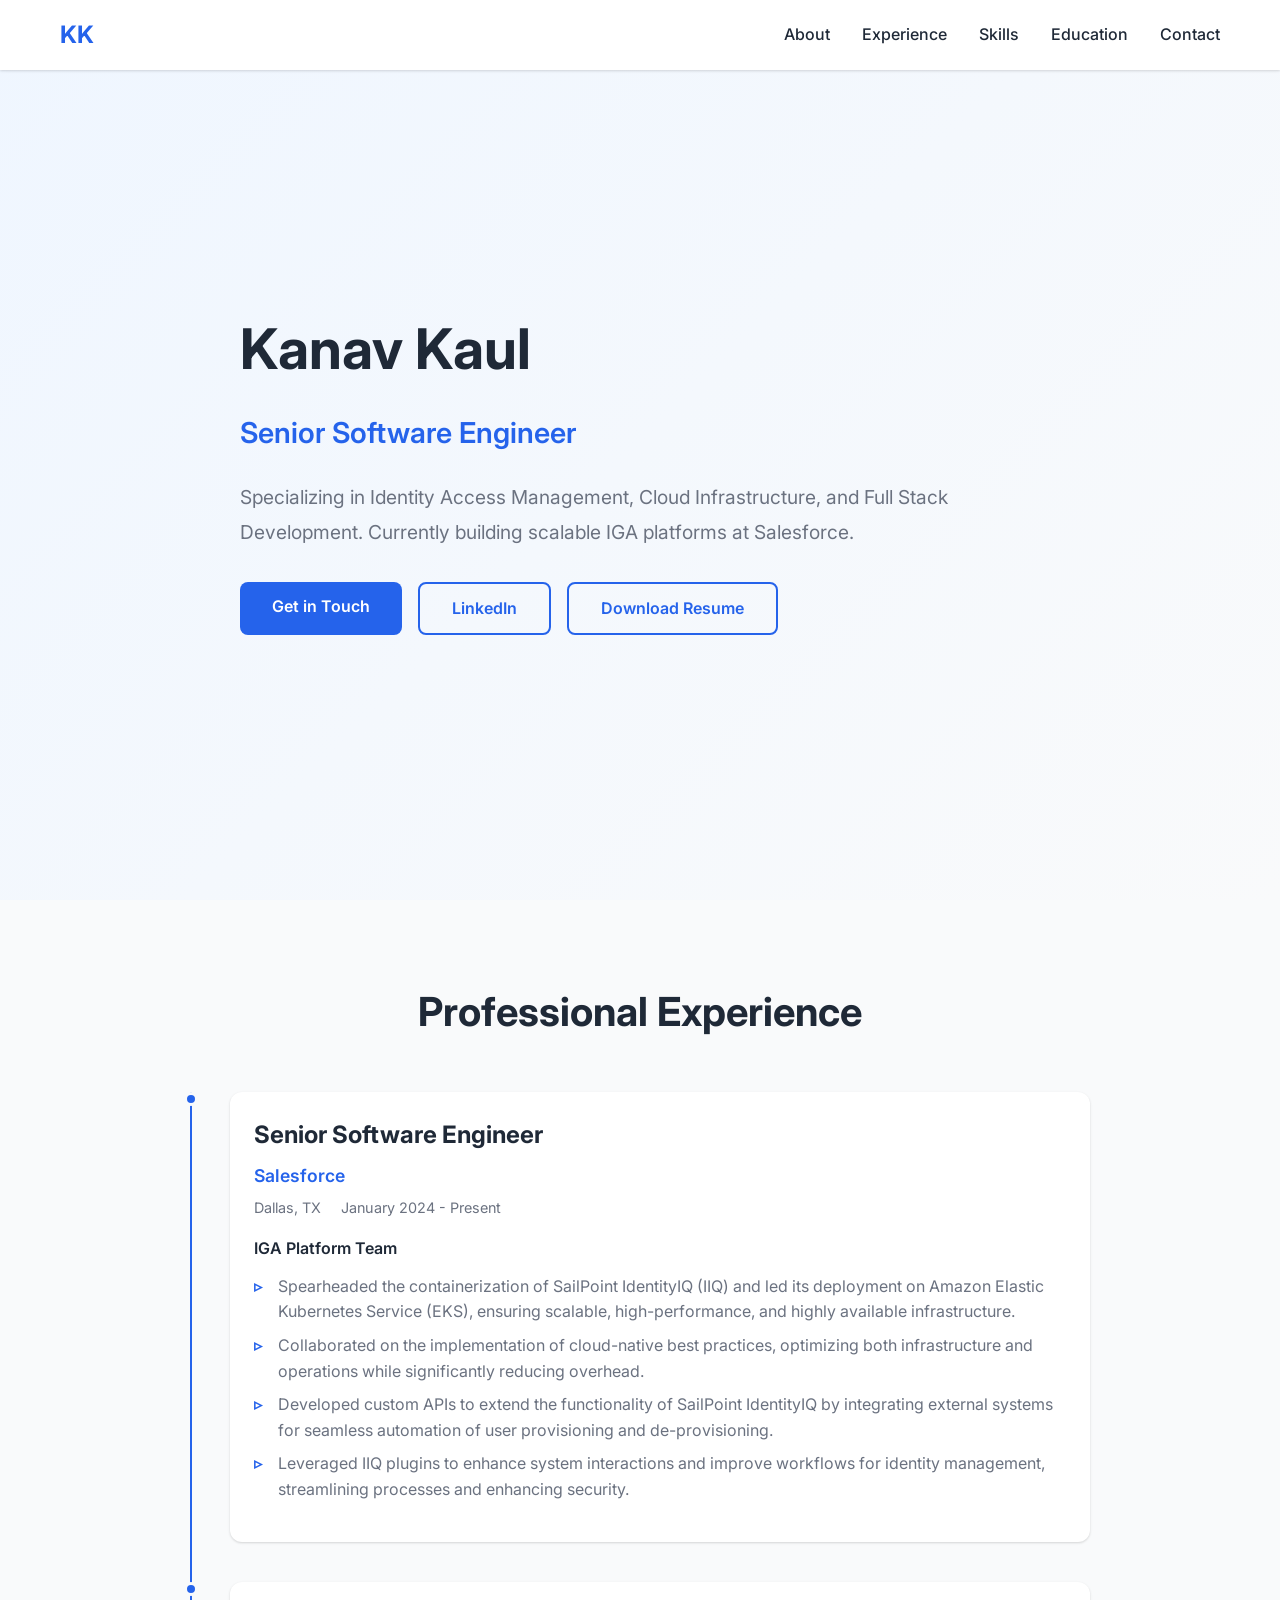
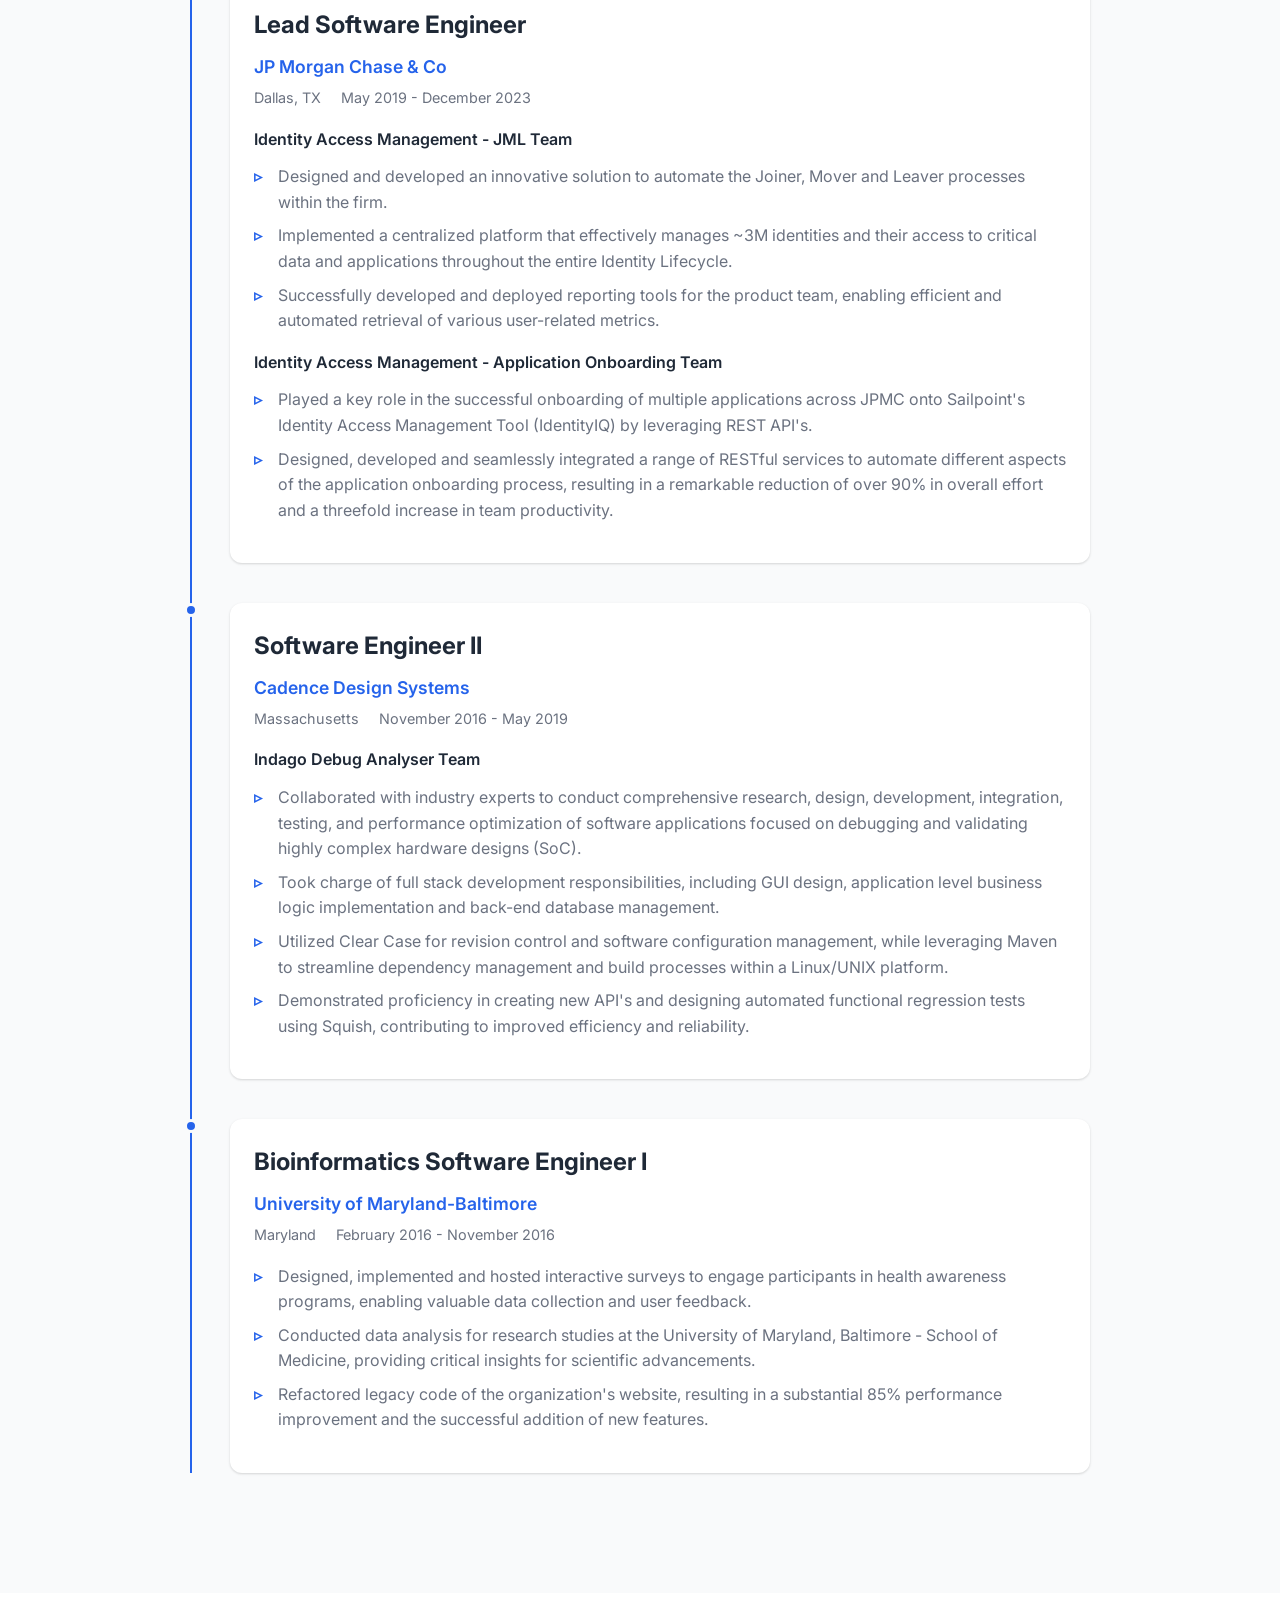
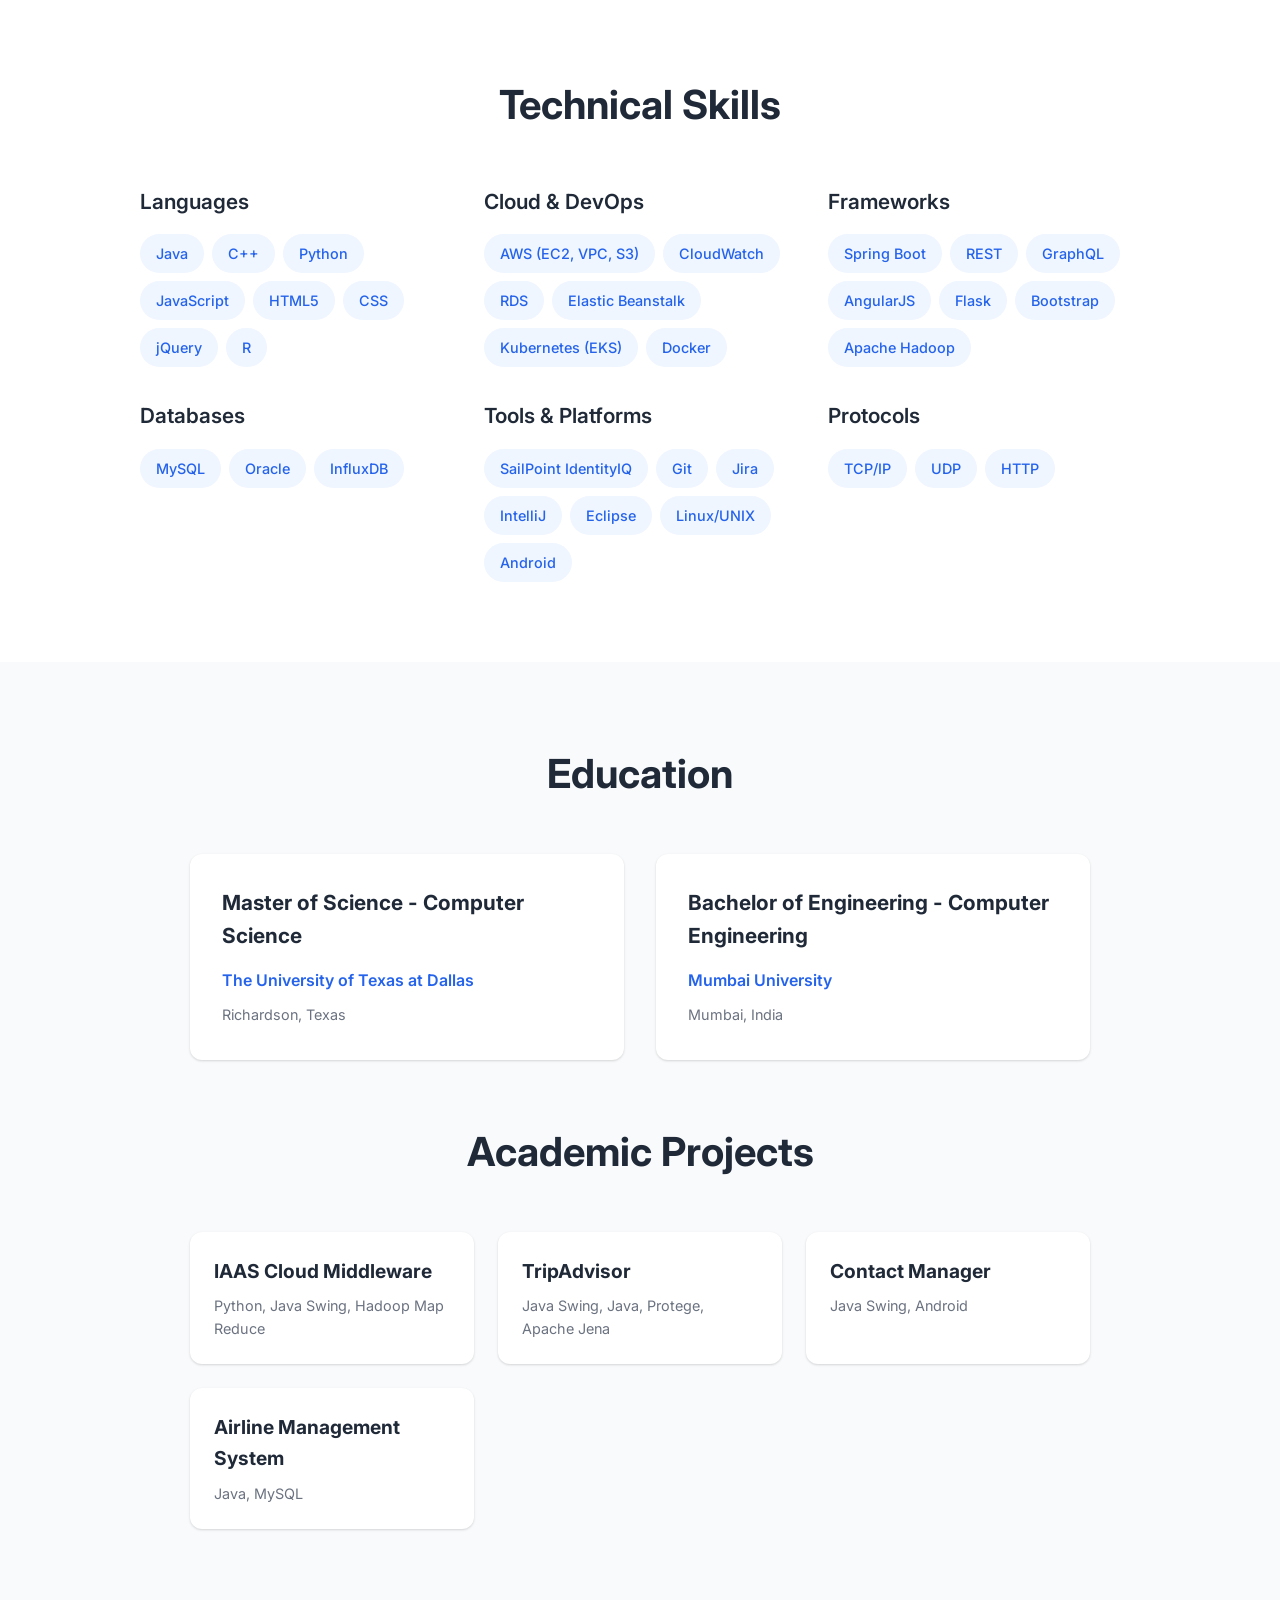
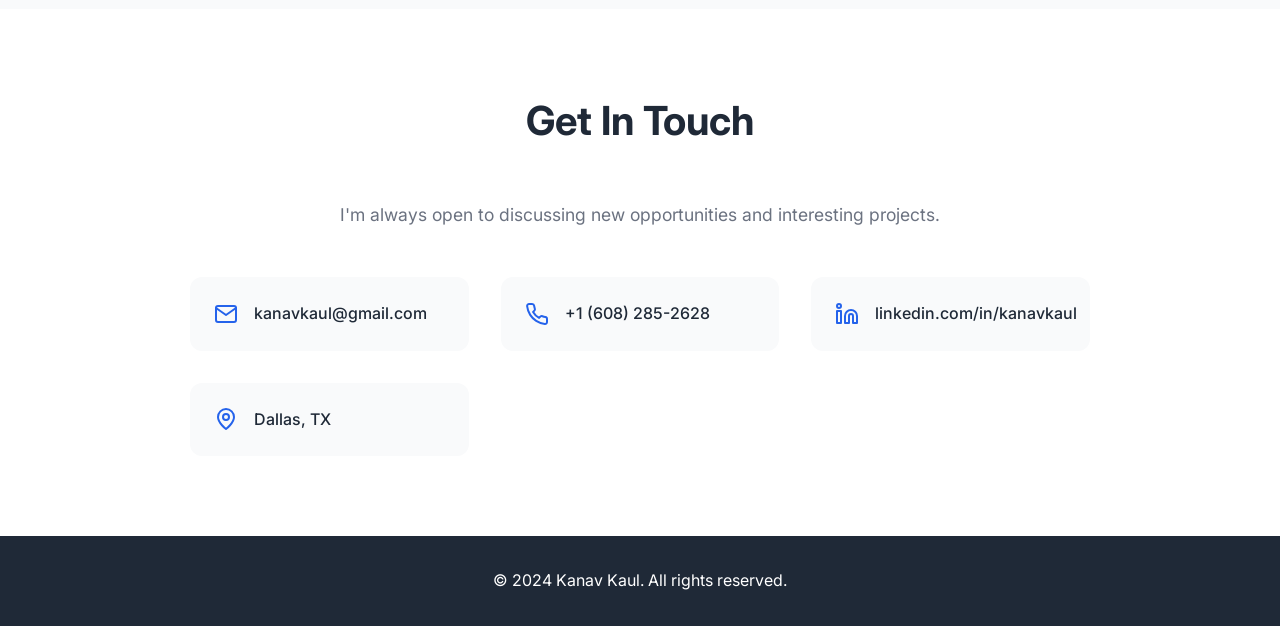
<file: index.html>
<!DOCTYPE html>
<html lang="en">
<head>
    <meta charset="UTF-8">
    <meta name="viewport" content="width=device-width, initial-scale=1.0">
    <meta name="description" content="Kanav Kaul - Senior Software Engineer specializing in Identity Access Management, Cloud Technologies, and Full Stack Development">
    <title>Kanav Kaul - Software Engineer</title>
    <link rel="stylesheet" href="styles.css">
    <link rel="preconnect" href="https://fonts.googleapis.com">
    <link rel="preconnect" href="https://fonts.gstatic.com" crossorigin>
    <link href="https://fonts.googleapis.com/css2?family=Inter:wght@300;400;500;600;700&display=swap" rel="stylesheet">
</head>
<body>
    <!-- Navigation -->
    <nav class="navbar">
        <div class="container">
            <a href="#" class="logo">KK</a>
            <ul class="nav-links">
                <li><a href="#about">About</a></li>
                <li><a href="#experience">Experience</a></li>
                <li><a href="#skills">Skills</a></li>
                <li><a href="#education">Education</a></li>
                <li><a href="#contact">Contact</a></li>
            </ul>
        </div>
    </nav>

    <!-- Hero Section -->
    <section class="hero" id="about">
        <div class="container">
            <div class="hero-content">
                <h1 class="hero-title">Kanav Kaul</h1>
                <h2 class="hero-subtitle">Senior Software Engineer</h2>
                <p class="hero-description">
                    Specializing in Identity Access Management, Cloud Infrastructure, and Full Stack Development.
                    Currently building scalable IGA platforms at Salesforce.
                </p>
                <div class="hero-buttons">
                    <a href="#contact" class="btn btn-primary">Get in Touch</a>
                    <a href="https://www.linkedin.com/in/kanavkaul" target="_blank" class="btn btn-secondary">LinkedIn</a>
                    <a href="assets/Resume_KanavKaul.pdf" download class="btn btn-secondary">Download Resume</a>
                </div>
            </div>
        </div>
    </section>

    <!-- Experience Section -->
    <section class="experience" id="experience">
        <div class="container">
            <h2 class="section-title">Professional Experience</h2>

            <div class="timeline">
                <!-- Salesforce -->
                <div class="timeline-item">
                    <div class="timeline-marker"></div>
                    <div class="timeline-content">
                        <div class="timeline-header">
                            <h3>Senior Software Engineer</h3>
                            <span class="company">Salesforce</span>
                            <span class="location">Dallas, TX</span>
                            <span class="period">January 2024 - Present</span>
                        </div>
                        <p class="team">IGA Platform Team</p>
                        <ul class="achievements">
                            <li>Spearheaded the containerization of SailPoint IdentityIQ (IIQ) and led its deployment on Amazon Elastic Kubernetes Service (EKS), ensuring scalable, high-performance, and highly available infrastructure.</li>
                            <li>Collaborated on the implementation of cloud-native best practices, optimizing both infrastructure and operations while significantly reducing overhead.</li>
                            <li>Developed custom APIs to extend the functionality of SailPoint IdentityIQ by integrating external systems for seamless automation of user provisioning and de-provisioning.</li>
                            <li>Leveraged IIQ plugins to enhance system interactions and improve workflows for identity management, streamlining processes and enhancing security.</li>
                        </ul>
                    </div>
                </div>

                <!-- JP Morgan Chase -->
                <div class="timeline-item">
                    <div class="timeline-marker"></div>
                    <div class="timeline-content">
                        <div class="timeline-header">
                            <h3>Lead Software Engineer</h3>
                            <span class="company">JP Morgan Chase & Co</span>
                            <span class="location">Dallas, TX</span>
                            <span class="period">May 2019 - December 2023</span>
                        </div>
                        <p class="team">Identity Access Management - JML Team</p>
                        <ul class="achievements">
                            <li>Designed and developed an innovative solution to automate the Joiner, Mover and Leaver processes within the firm.</li>
                            <li>Implemented a centralized platform that effectively manages ~3M identities and their access to critical data and applications throughout the entire Identity Lifecycle.</li>
                            <li>Successfully developed and deployed reporting tools for the product team, enabling efficient and automated retrieval of various user-related metrics.</li>
                        </ul>
                        <p class="team">Identity Access Management - Application Onboarding Team</p>
                        <ul class="achievements">
                            <li>Played a key role in the successful onboarding of multiple applications across JPMC onto Sailpoint's Identity Access Management Tool (IdentityIQ) by leveraging REST API's.</li>
                            <li>Designed, developed and seamlessly integrated a range of RESTful services to automate different aspects of the application onboarding process, resulting in a remarkable reduction of over 90% in overall effort and a threefold increase in team productivity.</li>
                        </ul>
                    </div>
                </div>

                <!-- Cadence Design Systems -->
                <div class="timeline-item">
                    <div class="timeline-marker"></div>
                    <div class="timeline-content">
                        <div class="timeline-header">
                            <h3>Software Engineer II</h3>
                            <span class="company">Cadence Design Systems</span>
                            <span class="location">Massachusetts</span>
                            <span class="period">November 2016 - May 2019</span>
                        </div>
                        <p class="team">Indago Debug Analyser Team</p>
                        <ul class="achievements">
                            <li>Collaborated with industry experts to conduct comprehensive research, design, development, integration, testing, and performance optimization of software applications focused on debugging and validating highly complex hardware designs (SoC).</li>
                            <li>Took charge of full stack development responsibilities, including GUI design, application level business logic implementation and back-end database management.</li>
                            <li>Utilized Clear Case for revision control and software configuration management, while leveraging Maven to streamline dependency management and build processes within a Linux/UNIX platform.</li>
                            <li>Demonstrated proficiency in creating new API's and designing automated functional regression tests using Squish, contributing to improved efficiency and reliability.</li>
                        </ul>
                    </div>
                </div>

                <!-- University of Maryland-Baltimore -->
                <div class="timeline-item">
                    <div class="timeline-marker"></div>
                    <div class="timeline-content">
                        <div class="timeline-header">
                            <h3>Bioinformatics Software Engineer I</h3>
                            <span class="company">University of Maryland-Baltimore</span>
                            <span class="location">Maryland</span>
                            <span class="period">February 2016 - November 2016</span>
                        </div>
                        <ul class="achievements">
                            <li>Designed, implemented and hosted interactive surveys to engage participants in health awareness programs, enabling valuable data collection and user feedback.</li>
                            <li>Conducted data analysis for research studies at the University of Maryland, Baltimore - School of Medicine, providing critical insights for scientific advancements.</li>
                            <li>Refactored legacy code of the organization's website, resulting in a substantial 85% performance improvement and the successful addition of new features.</li>
                        </ul>
                    </div>
                </div>
            </div>
        </div>
    </section>

    <!-- Skills Section -->
    <section class="skills" id="skills">
        <div class="container">
            <h2 class="section-title">Technical Skills</h2>

            <div class="skills-grid">
                <div class="skill-category">
                    <h3>Languages</h3>
                    <div class="skill-tags">
                        <span class="tag">Java</span>
                        <span class="tag">C++</span>
                        <span class="tag">Python</span>
                        <span class="tag">JavaScript</span>
                        <span class="tag">HTML5</span>
                        <span class="tag">CSS</span>
                        <span class="tag">jQuery</span>
                        <span class="tag">R</span>
                    </div>
                </div>

                <div class="skill-category">
                    <h3>Cloud & DevOps</h3>
                    <div class="skill-tags">
                        <span class="tag">AWS (EC2, VPC, S3)</span>
                        <span class="tag">CloudWatch</span>
                        <span class="tag">RDS</span>
                        <span class="tag">Elastic Beanstalk</span>
                        <span class="tag">Kubernetes (EKS)</span>
                        <span class="tag">Docker</span>
                    </div>
                </div>

                <div class="skill-category">
                    <h3>Frameworks</h3>
                    <div class="skill-tags">
                        <span class="tag">Spring Boot</span>
                        <span class="tag">REST</span>
                        <span class="tag">GraphQL</span>
                        <span class="tag">AngularJS</span>
                        <span class="tag">Flask</span>
                        <span class="tag">Bootstrap</span>
                        <span class="tag">Apache Hadoop</span>
                    </div>
                </div>

                <div class="skill-category">
                    <h3>Databases</h3>
                    <div class="skill-tags">
                        <span class="tag">MySQL</span>
                        <span class="tag">Oracle</span>
                        <span class="tag">InfluxDB</span>
                    </div>
                </div>

                <div class="skill-category">
                    <h3>Tools & Platforms</h3>
                    <div class="skill-tags">
                        <span class="tag">SailPoint IdentityIQ</span>
                        <span class="tag">Git</span>
                        <span class="tag">Jira</span>
                        <span class="tag">IntelliJ</span>
                        <span class="tag">Eclipse</span>
                        <span class="tag">Linux/UNIX</span>
                        <span class="tag">Android</span>
                    </div>
                </div>

                <div class="skill-category">
                    <h3>Protocols</h3>
                    <div class="skill-tags">
                        <span class="tag">TCP/IP</span>
                        <span class="tag">UDP</span>
                        <span class="tag">HTTP</span>
                    </div>
                </div>
            </div>
        </div>
    </section>

    <!-- Education & Projects Section -->
    <section class="education" id="education">
        <div class="container">
            <h2 class="section-title">Education</h2>

            <div class="education-grid">
                <div class="education-item">
                    <h3>Master of Science - Computer Science</h3>
                    <p class="institution">The University of Texas at Dallas</p>
                    <p class="location">Richardson, Texas</p>
                </div>

                <div class="education-item">
                    <h3>Bachelor of Engineering - Computer Engineering</h3>
                    <p class="institution">Mumbai University</p>
                    <p class="location">Mumbai, India</p>
                </div>
            </div>

            <h2 class="section-title" style="margin-top: 60px;">Academic Projects</h2>

            <div class="projects-grid">
                <div class="project-card">
                    <h3>IAAS Cloud Middleware</h3>
                    <p class="tech">Python, Java Swing, Hadoop Map Reduce</p>
                </div>

                <div class="project-card">
                    <h3>TripAdvisor</h3>
                    <p class="tech">Java Swing, Java, Protege, Apache Jena</p>
                </div>

                <div class="project-card">
                    <h3>Contact Manager</h3>
                    <p class="tech">Java Swing, Android</p>
                </div>

                <div class="project-card">
                    <h3>Airline Management System</h3>
                    <p class="tech">Java, MySQL</p>
                </div>
            </div>
        </div>
    </section>

    <!-- Contact Section -->
    <section class="contact" id="contact">
        <div class="container">
            <h2 class="section-title">Get In Touch</h2>
            <p class="contact-subtitle">I'm always open to discussing new opportunities and interesting projects.</p>

            <div class="contact-info">
                <div class="contact-item">
                    <svg xmlns="http://www.w3.org/2000/svg" width="24" height="24" viewBox="0 0 24 24" fill="none" stroke="currentColor" stroke-width="2" stroke-linecap="round" stroke-linejoin="round">
                        <path d="M4 4h16c1.1 0 2 .9 2 2v12c0 1.1-.9 2-2 2H4c-1.1 0-2-.9-2-2V6c0-1.1.9-2 2-2z"></path>
                        <polyline points="22,6 12,13 2,6"></polyline>
                    </svg>
                    <a href="mailto:kanavkaul@gmail.com">kanavkaul@gmail.com</a>
                </div>

                <div class="contact-item">
                    <svg xmlns="http://www.w3.org/2000/svg" width="24" height="24" viewBox="0 0 24 24" fill="none" stroke="currentColor" stroke-width="2" stroke-linecap="round" stroke-linejoin="round">
                        <path d="M22 16.92v3a2 2 0 0 1-2.18 2 19.79 19.79 0 0 1-8.63-3.07 19.5 19.5 0 0 1-6-6 19.79 19.79 0 0 1-3.07-8.67A2 2 0 0 1 4.11 2h3a2 2 0 0 1 2 1.72 12.84 12.84 0 0 0 .7 2.81 2 2 0 0 1-.45 2.11L8.09 9.91a16 16 0 0 0 6 6l1.27-1.27a2 2 0 0 1 2.11-.45 12.84 12.84 0 0 0 2.81.7A2 2 0 0 1 22 16.92z"></path>
                    </svg>
                    <a href="tel:+16082852628">+1 (608) 285-2628</a>
                </div>

                <div class="contact-item">
                    <svg xmlns="http://www.w3.org/2000/svg" width="24" height="24" viewBox="0 0 24 24" fill="none" stroke="currentColor" stroke-width="2" stroke-linecap="round" stroke-linejoin="round">
                        <path d="M16 8a6 6 0 0 1 6 6v7h-4v-7a2 2 0 0 0-2-2 2 2 0 0 0-2 2v7h-4v-7a6 6 0 0 1 6-6z"></path>
                        <rect x="2" y="9" width="4" height="12"></rect>
                        <circle cx="4" cy="4" r="2"></circle>
                    </svg>
                    <a href="https://www.linkedin.com/in/kanavkaul" target="_blank">linkedin.com/in/kanavkaul</a>
                </div>

                <div class="contact-item">
                    <svg xmlns="http://www.w3.org/2000/svg" width="24" height="24" viewBox="0 0 24 24" fill="none" stroke="currentColor" stroke-width="2" stroke-linecap="round" stroke-linejoin="round">
                        <path d="M20 10c0 6-8 12-8 12s-8-6-8-12a8 8 0 0 1 16 0Z"></path>
                        <circle cx="12" cy="10" r="3"></circle>
                    </svg>
                    <span>Dallas, TX</span>
                </div>
            </div>
        </div>
    </section>

    <!-- Footer -->
    <footer class="footer">
        <div class="container">
            <p>&copy; 2024 Kanav Kaul. All rights reserved.</p>
        </div>
    </footer>

    <script src="script.js"></script>
</body>
</html>
</file>
<file: styles.css>
:root {
    --primary-color: #2563eb;
    --secondary-color: #1e40af;
    --text-primary: #1f2937;
    --text-secondary: #6b7280;
    --bg-primary: #ffffff;
    --bg-secondary: #f9fafb;
    --bg-accent: #eff6ff;
    --border-color: #e5e7eb;
    --shadow: 0 1px 3px 0 rgba(0, 0, 0, 0.1), 0 1px 2px 0 rgba(0, 0, 0, 0.06);
    --shadow-lg: 0 10px 15px -3px rgba(0, 0, 0, 0.1), 0 4px 6px -2px rgba(0, 0, 0, 0.05);
}

* {
    margin: 0;
    padding: 0;
    box-sizing: border-box;
}

body {
    font-family: 'Inter', -apple-system, BlinkMacSystemFont, 'Segoe UI', Roboto, Oxygen, Ubuntu, Cantarell, sans-serif;
    line-height: 1.6;
    color: var(--text-primary);
    background-color: var(--bg-primary);
}

.container {
    max-width: 1200px;
    margin: 0 auto;
    padding: 0 20px;
}

/* Navigation */
.navbar {
    position: fixed;
    top: 0;
    left: 0;
    right: 0;
    background: rgba(255, 255, 255, 0.95);
    backdrop-filter: blur(10px);
    box-shadow: var(--shadow);
    z-index: 1000;
    padding: 1rem 0;
}

.navbar .container {
    display: flex;
    justify-content: space-between;
    align-items: center;
}

.logo {
    font-size: 1.5rem;
    font-weight: 700;
    color: var(--primary-color);
    text-decoration: none;
}

.nav-links {
    display: flex;
    list-style: none;
    gap: 2rem;
}

.nav-links a {
    color: var(--text-primary);
    text-decoration: none;
    font-weight: 500;
    transition: color 0.3s ease;
}

.nav-links a:hover {
    color: var(--primary-color);
}

/* Hero Section */
.hero {
    padding: 120px 0 80px;
    background: linear-gradient(135deg, var(--bg-accent) 0%, var(--bg-secondary) 100%);
    min-height: 100vh;
    display: flex;
    align-items: center;
}

.hero-content {
    max-width: 800px;
}

.hero-title {
    font-size: 3.5rem;
    font-weight: 700;
    color: var(--text-primary);
    margin-bottom: 1rem;
}

.hero-subtitle {
    font-size: 1.8rem;
    color: var(--primary-color);
    font-weight: 600;
    margin-bottom: 1.5rem;
}

.hero-description {
    font-size: 1.2rem;
    color: var(--text-secondary);
    margin-bottom: 2rem;
    line-height: 1.8;
}

.hero-buttons {
    display: flex;
    gap: 1rem;
    flex-wrap: wrap;
}

.btn {
    padding: 12px 32px;
    border-radius: 8px;
    text-decoration: none;
    font-weight: 600;
    transition: all 0.3s ease;
    display: inline-block;
}

.btn-primary {
    background-color: var(--primary-color);
    color: white;
}

.btn-primary:hover {
    background-color: var(--secondary-color);
    transform: translateY(-2px);
    box-shadow: var(--shadow-lg);
}

.btn-secondary {
    background-color: transparent;
    color: var(--primary-color);
    border: 2px solid var(--primary-color);
}

.btn-secondary:hover {
    background-color: var(--primary-color);
    color: white;
    transform: translateY(-2px);
}

/* Section Styles */
section {
    padding: 80px 0;
}

.section-title {
    font-size: 2.5rem;
    font-weight: 700;
    text-align: center;
    margin-bottom: 3rem;
    color: var(--text-primary);
}

/* Experience Timeline */
.experience {
    background-color: var(--bg-secondary);
}

.timeline {
    max-width: 900px;
    margin: 0 auto;
    position: relative;
}

.timeline::before {
    content: '';
    position: absolute;
    left: 0;
    top: 0;
    bottom: 0;
    width: 2px;
    background: var(--primary-color);
}

.timeline-item {
    position: relative;
    padding-left: 40px;
    margin-bottom: 40px;
}

.timeline-marker {
    position: absolute;
    left: -6px;
    top: 0;
    width: 14px;
    height: 14px;
    border-radius: 50%;
    background: var(--primary-color);
    border: 3px solid var(--bg-secondary);
}

.timeline-content {
    background: var(--bg-primary);
    padding: 24px;
    border-radius: 12px;
    box-shadow: var(--shadow);
}

.timeline-header {
    margin-bottom: 16px;
}

.timeline-header h3 {
    font-size: 1.5rem;
    color: var(--text-primary);
    margin-bottom: 8px;
}

.company {
    display: block;
    font-size: 1.1rem;
    color: var(--primary-color);
    font-weight: 600;
    margin-bottom: 4px;
}

.location, .period {
    display: inline-block;
    color: var(--text-secondary);
    margin-right: 16px;
    font-size: 0.9rem;
}

.team {
    font-weight: 600;
    color: var(--text-primary);
    margin-bottom: 12px;
    font-size: 1rem;
}

.achievements {
    list-style: none;
    margin-bottom: 16px;
}

.achievements li {
    padding-left: 24px;
    margin-bottom: 8px;
    position: relative;
    color: var(--text-secondary);
}

.achievements li::before {
    content: '▹';
    position: absolute;
    left: 0;
    color: var(--primary-color);
    font-weight: bold;
}

/* Skills Section */
.skills {
    background-color: var(--bg-primary);
}

.skills-grid {
    display: grid;
    grid-template-columns: repeat(auto-fit, minmax(300px, 1fr));
    gap: 2rem;
    max-width: 1000px;
    margin: 0 auto;
}

.skill-category h3 {
    font-size: 1.3rem;
    color: var(--text-primary);
    margin-bottom: 1rem;
    font-weight: 600;
}

.skill-tags {
    display: flex;
    flex-wrap: wrap;
    gap: 0.5rem;
}

.tag {
    background-color: var(--bg-accent);
    color: var(--primary-color);
    padding: 8px 16px;
    border-radius: 20px;
    font-size: 0.9rem;
    font-weight: 500;
    transition: all 0.3s ease;
}

.tag:hover {
    background-color: var(--primary-color);
    color: white;
    transform: translateY(-2px);
}

/* Education & Projects */
.education {
    background-color: var(--bg-secondary);
}

.education-grid {
    display: grid;
    grid-template-columns: repeat(auto-fit, minmax(300px, 1fr));
    gap: 2rem;
    max-width: 900px;
    margin: 0 auto;
}

.education-item {
    background: var(--bg-primary);
    padding: 2rem;
    border-radius: 12px;
    box-shadow: var(--shadow);
}

.education-item h3 {
    font-size: 1.3rem;
    color: var(--text-primary);
    margin-bottom: 1rem;
}

.institution {
    color: var(--primary-color);
    font-weight: 600;
    margin-bottom: 0.5rem;
}

.location {
    color: var(--text-secondary);
}

.projects-grid {
    display: grid;
    grid-template-columns: repeat(auto-fit, minmax(250px, 1fr));
    gap: 1.5rem;
    max-width: 900px;
    margin: 0 auto;
}

.project-card {
    background: var(--bg-primary);
    padding: 1.5rem;
    border-radius: 12px;
    box-shadow: var(--shadow);
    transition: all 0.3s ease;
}

.project-card:hover {
    transform: translateY(-5px);
    box-shadow: var(--shadow-lg);
}

.project-card h3 {
    font-size: 1.2rem;
    color: var(--text-primary);
    margin-bottom: 0.5rem;
}

.project-card .tech {
    color: var(--text-secondary);
    font-size: 0.9rem;
}

/* Contact Section */
.contact {
    background-color: var(--bg-primary);
}

.contact-subtitle {
    text-align: center;
    color: var(--text-secondary);
    font-size: 1.1rem;
    margin-bottom: 3rem;
}

.contact-info {
    display: grid;
    grid-template-columns: repeat(auto-fit, minmax(250px, 1fr));
    gap: 2rem;
    max-width: 900px;
    margin: 0 auto;
}

.contact-item {
    display: flex;
    align-items: center;
    gap: 1rem;
    padding: 1.5rem;
    background: var(--bg-secondary);
    border-radius: 12px;
    transition: all 0.3s ease;
}

.contact-item:hover {
    transform: translateY(-2px);
    box-shadow: var(--shadow);
}

.contact-item svg {
    color: var(--primary-color);
    flex-shrink: 0;
}

.contact-item a,
.contact-item span {
    color: var(--text-primary);
    text-decoration: none;
    font-weight: 500;
}

.contact-item a:hover {
    color: var(--primary-color);
}

/* Footer */
.footer {
    background-color: var(--text-primary);
    color: white;
    text-align: center;
    padding: 2rem 0;
}

/* Responsive Design */
@media (max-width: 768px) {
    .nav-links {
        gap: 1rem;
    }

    .hero-title {
        font-size: 2.5rem;
    }

    .hero-subtitle {
        font-size: 1.5rem;
    }

    .hero-description {
        font-size: 1rem;
    }

    .section-title {
        font-size: 2rem;
    }

    .timeline::before {
        left: 0;
    }

    .timeline-item {
        padding-left: 30px;
    }

    .skills-grid,
    .education-grid,
    .projects-grid {
        grid-template-columns: 1fr;
    }
}

@media (max-width: 480px) {
    .navbar .container {
        flex-direction: column;
        gap: 1rem;
    }

    .nav-links {
        flex-wrap: wrap;
        justify-content: center;
        gap: 0.5rem;
    }

    .hero {
        padding: 100px 0 60px;
    }

    .hero-title {
        font-size: 2rem;
    }

    .hero-subtitle {
        font-size: 1.2rem;
    }

    .hero-buttons {
        flex-direction: column;
    }

    .btn {
        text-align: center;
    }
}
</file>
